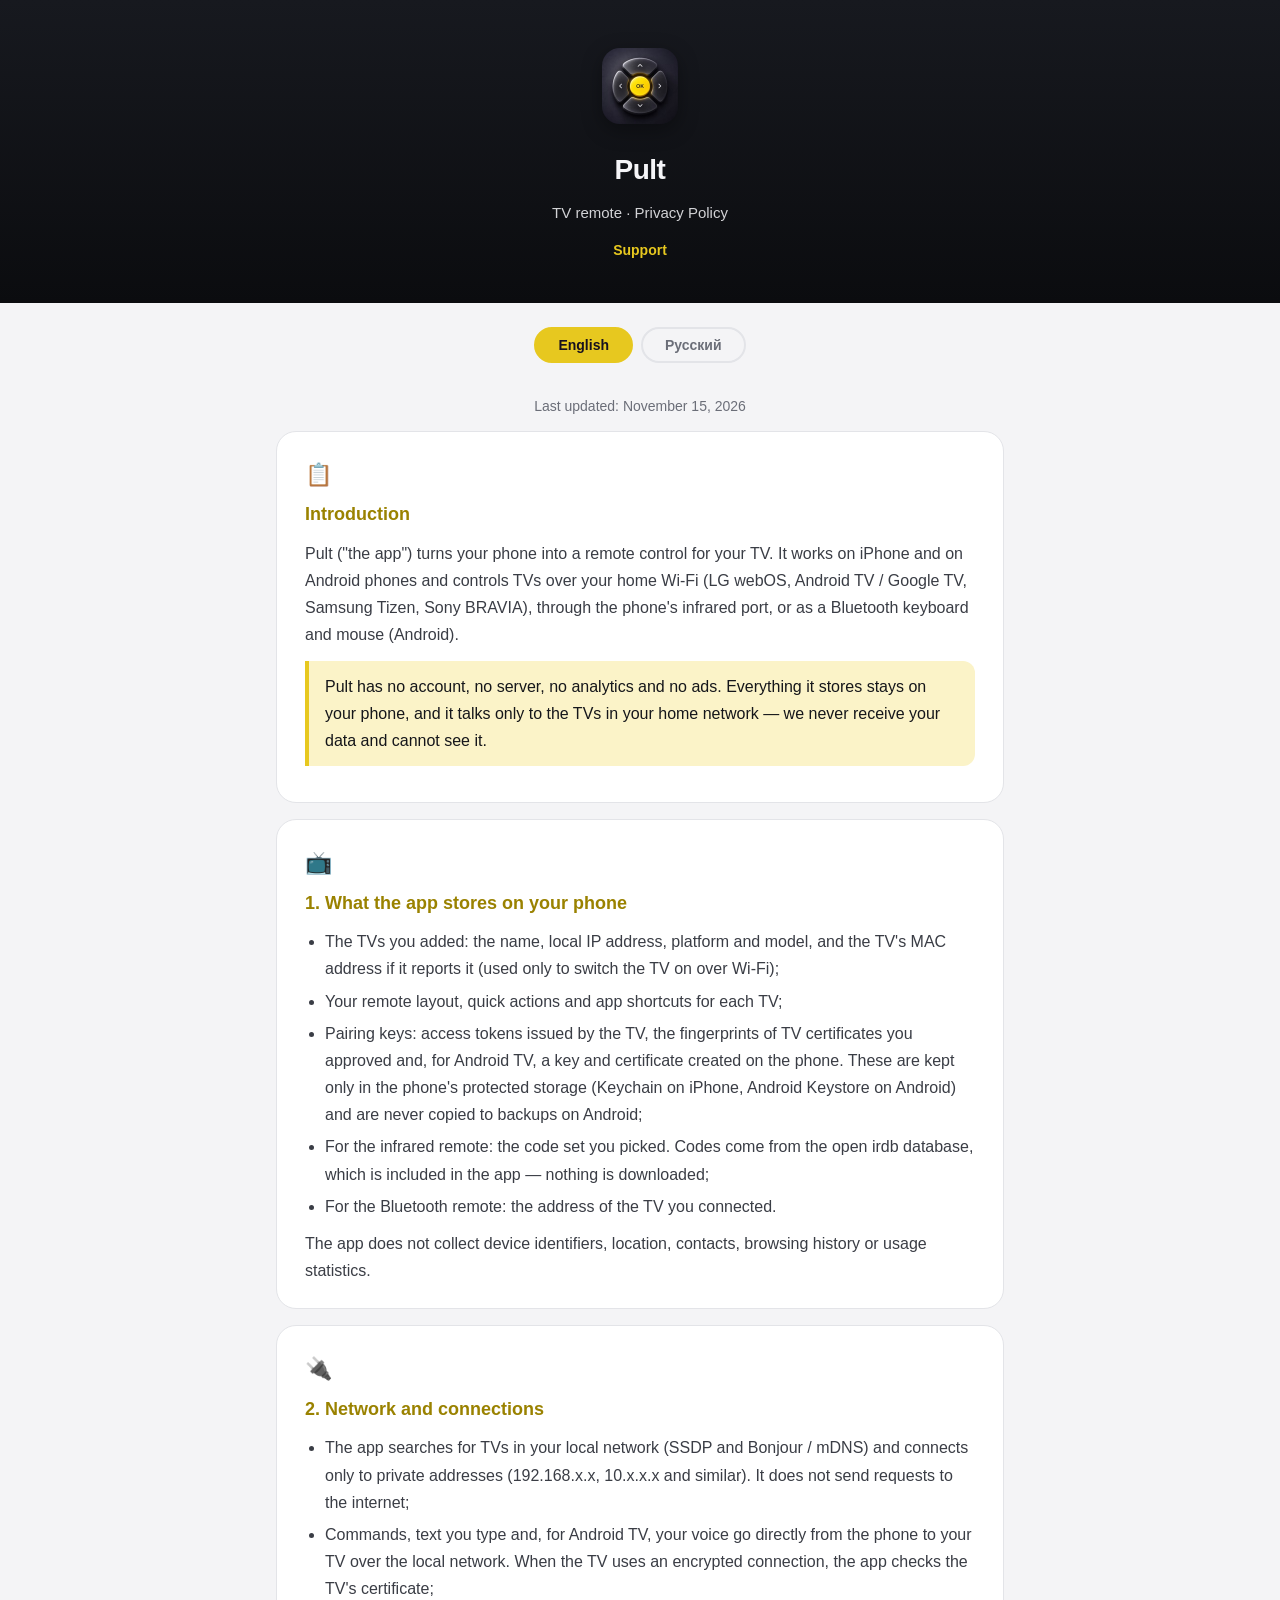
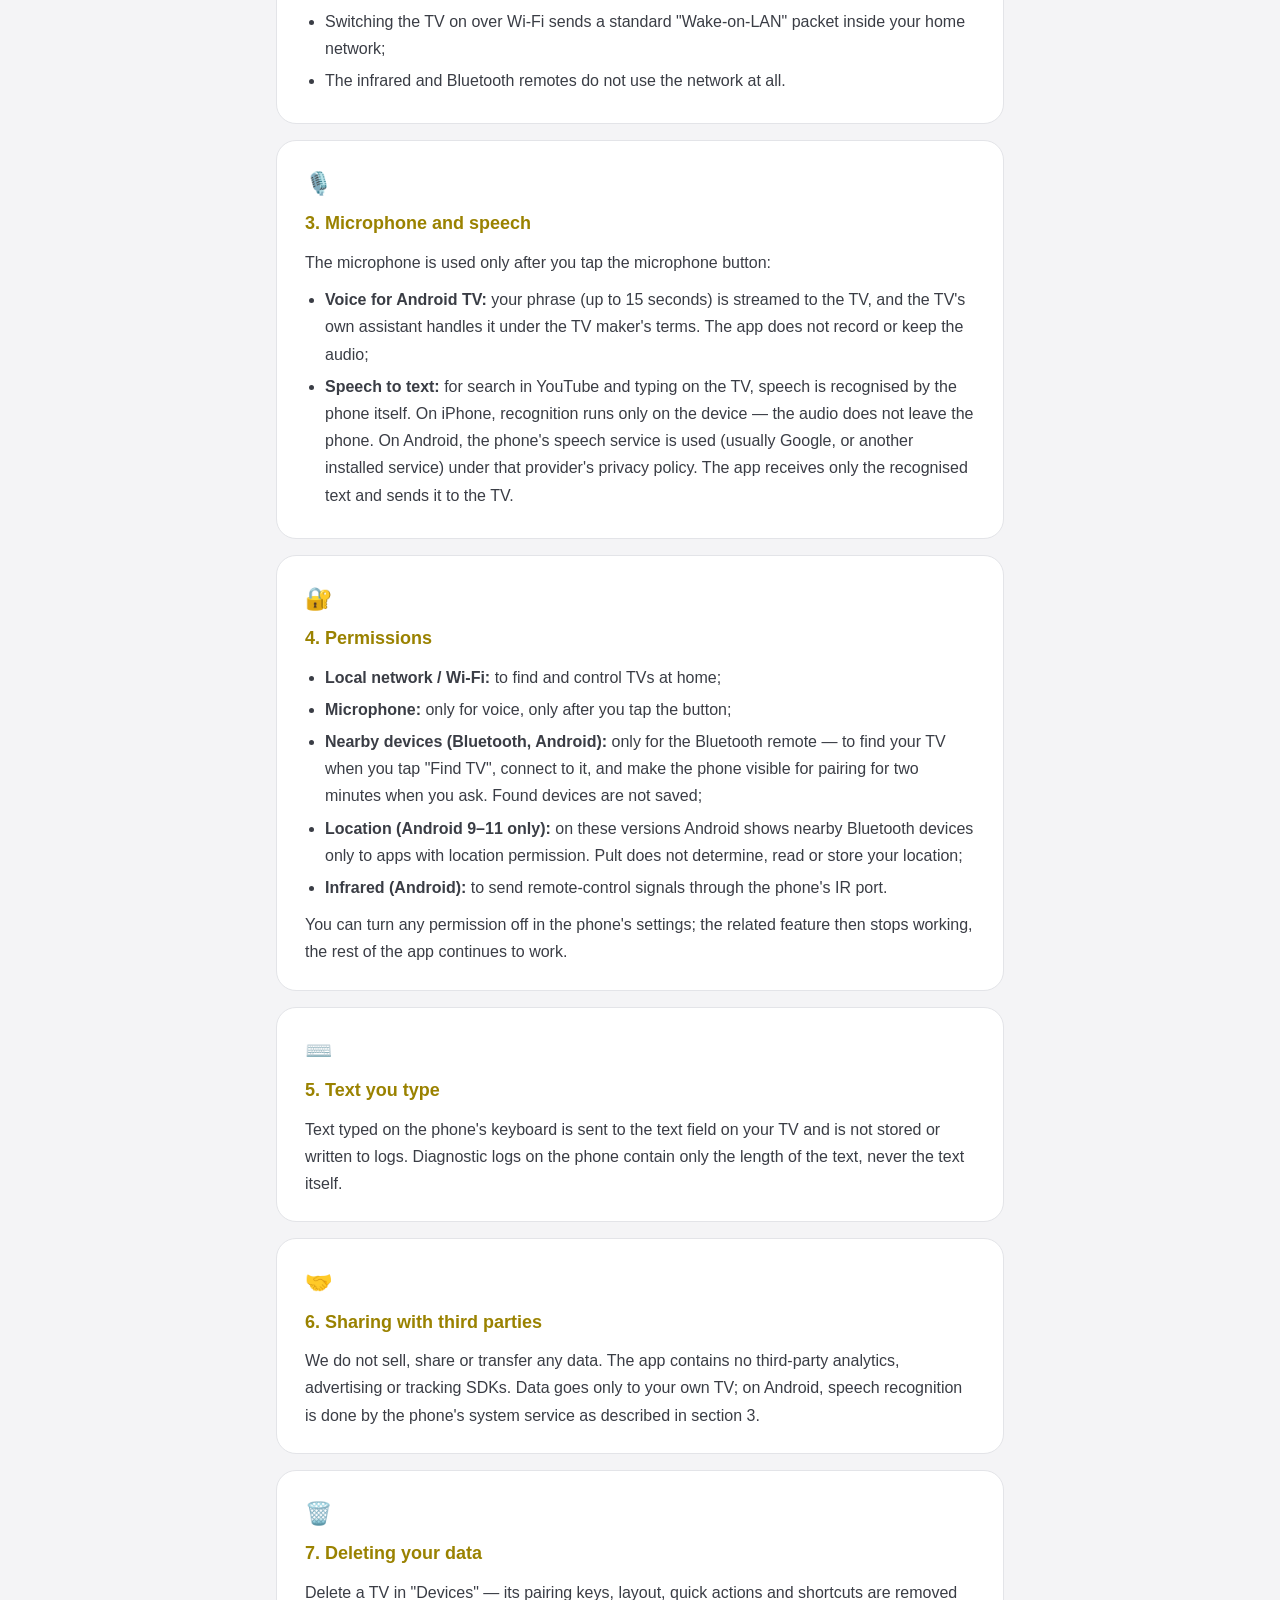
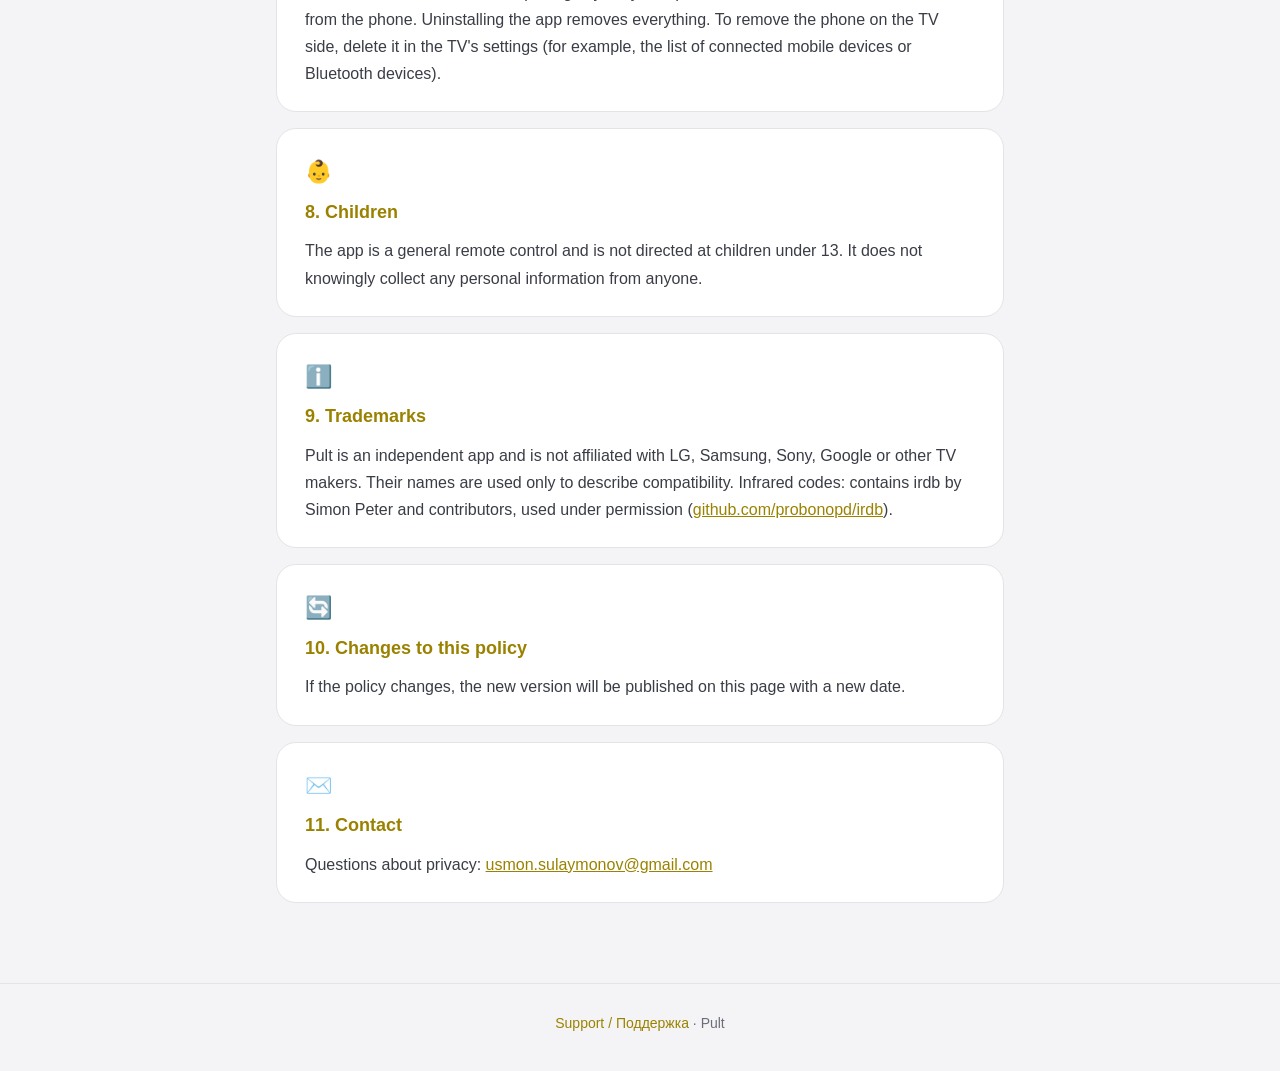
<file: index.html>
<!DOCTYPE html>
<html lang="en">
<head>
  <meta charset="UTF-8" />
  <meta name="viewport" content="width=device-width, initial-scale=1.0" />
  <title>Privacy Policy — Pult</title>
  <meta name="description" content="Privacy Policy for Pult — TV remote control for iPhone and Android." />
  <link rel="icon" href="icon.svg" type="image/svg+xml" />
  <link rel="stylesheet" href="style.css" />
  <script src="lang.js"></script>
</head>
<body>

<header>
  <img class="logo" src="icon.svg" alt="Pult" />
  <h1>Pult</h1>
  <p data-lang="en">TV remote · Privacy Policy</p>
  <p data-lang="ru">Пульт для телевизора · Политика конфиденциальности</p>
  <nav>
    <a href="support.html" data-lang="en">Support</a>
    <a href="support.html" data-lang="ru">Поддержка</a>
  </nav>
</header>

<div class="lang-tabs">
  <button class="lang-tab" data-set="en" onclick="setLang('en')">English</button>
  <button class="lang-tab" data-set="ru" onclick="setLang('ru')">Русский</button>
</div>

<!-- ══════════════════════════════ ENGLISH ══════════════════════════════ -->
<div class="content" data-lang="en">
  <p class="updated">Last updated: November 15, 2026</p>

  <div class="section">
    <span class="section-icon">📋</span>
    <h2>Introduction</h2>
    <p>Pult ("the app") turns your phone into a remote control for your TV. It works on iPhone and on Android phones and controls
    TVs over your home Wi‑Fi (LG webOS, Android TV / Google TV, Samsung Tizen, Sony BRAVIA), through the phone's infrared port,
    or as a Bluetooth keyboard and mouse (Android).</p>
    <div class="highlight">Pult has no account, no server, no analytics and no ads. Everything it stores stays on your phone,
    and it talks only to the TVs in your home network — we never receive your data and cannot see it.</div>
  </div>

  <div class="section">
    <span class="section-icon">📺</span>
    <h2>1. What the app stores on your phone</h2>
    <ul>
      <li>The TVs you added: the name, local IP address, platform and model, and the TV's MAC address if it reports it (used only to switch the TV on over Wi‑Fi);</li>
      <li>Your remote layout, quick actions and app shortcuts for each TV;</li>
      <li>Pairing keys: access tokens issued by the TV, the fingerprints of TV certificates you approved and, for Android TV, a key and certificate created on the phone.
        These are kept only in the phone's protected storage (Keychain on iPhone, Android Keystore on Android) and are never copied to backups on Android;</li>
      <li>For the infrared remote: the code set you picked. Codes come from the open irdb database, which is included in the app — nothing is downloaded;</li>
      <li>For the Bluetooth remote: the address of the TV you connected.</li>
    </ul>
    <p>The app does not collect device identifiers, location, contacts, browsing history or usage statistics.</p>
  </div>

  <div class="section">
    <span class="section-icon">🔌</span>
    <h2>2. Network and connections</h2>
    <ul>
      <li>The app searches for TVs in your local network (SSDP and Bonjour / mDNS) and connects only to private addresses (192.168.x.x, 10.x.x.x and similar).
        It does not send requests to the internet;</li>
      <li>Commands, text you type and, for Android TV, your voice go directly from the phone to your TV over the local network. When the TV uses an encrypted connection, the app checks the TV's certificate;</li>
      <li>Switching the TV on over Wi‑Fi sends a standard "Wake‑on‑LAN" packet inside your home network;</li>
      <li>The infrared and Bluetooth remotes do not use the network at all.</li>
    </ul>
  </div>

  <div class="section">
    <span class="section-icon">🎙️</span>
    <h2>3. Microphone and speech</h2>
    <p>The microphone is used only after you tap the microphone button:</p>
    <ul>
      <li><b>Voice for Android TV:</b> your phrase (up to 15 seconds) is streamed to the TV, and the TV's own assistant handles it under the TV maker's terms. The app does not record or keep the audio;</li>
      <li><b>Speech to text:</b> for search in YouTube and typing on the TV, speech is recognised by the phone itself. On iPhone, recognition runs only on the device — the audio does not leave the phone.
        On Android, the phone's speech service is used (usually Google, or another installed service) under that provider's privacy policy.
        The app receives only the recognised text and sends it to the TV.</li>
    </ul>
  </div>

  <div class="section">
    <span class="section-icon">🔐</span>
    <h2>4. Permissions</h2>
    <ul>
      <li><b>Local network / Wi‑Fi:</b> to find and control TVs at home;</li>
      <li><b>Microphone:</b> only for voice, only after you tap the button;</li>
      <li><b>Nearby devices (Bluetooth, Android):</b> only for the Bluetooth remote — to find your TV when you tap "Find TV", connect to it, and make the phone visible for pairing for two minutes when you ask. Found devices are not saved;</li>
      <li><b>Location (Android 9–11 only):</b> on these versions Android shows nearby Bluetooth devices only to apps with location permission. Pult does not determine, read or store your location;</li>
      <li><b>Infrared (Android):</b> to send remote‑control signals through the phone's IR port.</li>
    </ul>
    <p>You can turn any permission off in the phone's settings; the related feature then stops working, the rest of the app continues to work.</p>
  </div>

  <div class="section">
    <span class="section-icon">⌨️</span>
    <h2>5. Text you type</h2>
    <p>Text typed on the phone's keyboard is sent to the text field on your TV and is not stored or written to logs. Diagnostic logs on the phone contain only the length of the text, never the text itself.</p>
  </div>

  <div class="section">
    <span class="section-icon">🤝</span>
    <h2>6. Sharing with third parties</h2>
    <p>We do not sell, share or transfer any data. The app contains no third‑party analytics, advertising or tracking SDKs. Data goes only to your own TV; on Android, speech recognition is done by the phone's system service as described in section 3.</p>
  </div>

  <div class="section">
    <span class="section-icon">🗑️</span>
    <h2>7. Deleting your data</h2>
    <p>Delete a TV in "Devices" — its pairing keys, layout, quick actions and shortcuts are removed from the phone. Uninstalling the app removes everything. To remove the phone on the TV side, delete it in the TV's settings (for example, the list of connected mobile devices or Bluetooth devices).</p>
  </div>

  <div class="section">
    <span class="section-icon">👶</span>
    <h2>8. Children</h2>
    <p>The app is a general remote control and is not directed at children under 13. It does not knowingly collect any personal information from anyone.</p>
  </div>

  <div class="section">
    <span class="section-icon">ℹ️</span>
    <h2>9. Trademarks</h2>
    <p>Pult is an independent app and is not affiliated with LG, Samsung, Sony, Google or other TV makers. Their names are used only to describe compatibility.
    Infrared codes: contains irdb by Simon Peter and contributors, used under permission (<a href="https://github.com/probonopd/irdb">github.com/probonopd/irdb</a>).</p>
  </div>

  <div class="section">
    <span class="section-icon">🔄</span>
    <h2>10. Changes to this policy</h2>
    <p>If the policy changes, the new version will be published on this page with a new date.</p>
  </div>

  <div class="section">
    <span class="section-icon">✉️</span>
    <h2>11. Contact</h2>
    <p>Questions about privacy: <a href="mailto:usmon.sulaymonov@gmail.com">usmon.sulaymonov@gmail.com</a></p>
  </div>
</div>

<!-- ══════════════════════════════ РУССКИЙ ══════════════════════════════ -->
<div class="content" data-lang="ru">
  <p class="updated">Последнее обновление: 15 ноября 2026 г.</p>

  <div class="section">
    <span class="section-icon">📋</span>
    <h2>Введение</h2>
    <p>Pult («приложение») превращает телефон в пульт для телевизора. Оно работает на iPhone и на телефонах Android и управляет
    телевизором через домашний Wi‑Fi (LG webOS, Android TV / Google TV, Samsung Tizen, Sony BRAVIA), через ИК-порт телефона
    или как Bluetooth-клавиатура и мышь (Android).</p>
    <div class="highlight">У Pult нет аккаунта, сервера, аналитики и рекламы. Всё, что приложение хранит, остаётся на телефоне,
    а связывается оно только с телевизорами в вашей домашней сети — мы не получаем ваши данные и не можем их увидеть.</div>
  </div>

  <div class="section">
    <span class="section-icon">📺</span>
    <h2>1. Что хранится на телефоне</h2>
    <ul>
      <li>Добавленные телевизоры: название, локальный IP-адрес, платформа и модель, а также MAC-адрес, если ТВ его сообщает (только чтобы включать ТВ по Wi‑Fi);</li>
      <li>Ваша раскладка пульта, быстрые действия и ярлыки приложений — для каждого ТВ;</li>
      <li>Ключи сопряжения: токены доступа, выданные телевизором, отпечатки одобренных вами сертификатов ТВ и для Android TV — ключ и сертификат, созданные на телефоне.
        Они хранятся только в защищённом хранилище телефона (Keychain на iPhone, Android Keystore на Android) и на Android не попадают в резервные копии;</li>
      <li>Для ИК-пульта — выбранный набор кодов. Коды из открытой базы irdb встроены в приложение, ничего не скачивается;</li>
      <li>Для Bluetooth-пульта — адрес подключённого телевизора.</li>
    </ul>
    <p>Приложение не собирает идентификаторы устройства, местоположение, контакты, историю браузера и статистику использования.</p>
  </div>

  <div class="section">
    <span class="section-icon">🔌</span>
    <h2>2. Сеть и подключения</h2>
    <ul>
      <li>Приложение ищет телевизоры в локальной сети (SSDP и Bonjour / mDNS) и подключается только к частным адресам (192.168.x.x, 10.x.x.x и подобным).
        Запросов в интернет оно не отправляет;</li>
      <li>Команды, набранный текст и для Android TV ваш голос идут с телефона прямо на телевизор по локальной сети. Если ТВ использует шифрованное соединение, приложение проверяет его сертификат;</li>
      <li>Включение ТВ по Wi‑Fi — это стандартный пакет Wake-on-LAN внутри вашей домашней сети;</li>
      <li>ИК- и Bluetooth-пульт сеть не используют вовсе.</li>
    </ul>
  </div>

  <div class="section">
    <span class="section-icon">🎙️</span>
    <h2>3. Микрофон и речь</h2>
    <p>Микрофон включается только после нажатия кнопки микрофона:</p>
    <ul>
      <li><b>Голос для Android TV:</b> фраза (до 15 секунд) передаётся на телевизор, и её обрабатывает ассистент самого ТВ по правилам производителя. Приложение не записывает и не хранит звук;</li>
      <li><b>Речь в текст:</b> для поиска в YouTube и ввода текста на ТВ речь распознаёт сам телефон. На iPhone распознавание идёт только на устройстве — звук не покидает телефон.
        На Android используется служба распознавания речи телефона (обычно Google или другая установленная) по её политике конфиденциальности.
        Приложение получает только распознанный текст и отправляет его на телевизор.</li>
    </ul>
  </div>

  <div class="section">
    <span class="section-icon">🔐</span>
    <h2>4. Разрешения</h2>
    <ul>
      <li><b>Локальная сеть / Wi‑Fi:</b> найти телевизоры дома и управлять ими;</li>
      <li><b>Микрофон:</b> только для голоса и только после нажатия кнопки;</li>
      <li><b>Устройства поблизости (Bluetooth, Android):</b> только для Bluetooth-пульта — найти телевизор по кнопке «Найти телевизор», подключиться к нему и по вашей просьбе сделать телефон видимым для сопряжения на 2 минуты. Найденные устройства не сохраняются;</li>
      <li><b>Местоположение (только Android 9–11):</b> на этих версиях Android показывает приложениям Bluetooth-устройства рядом только с этим разрешением. Pult не определяет, не читает и не хранит ваше местоположение;</li>
      <li><b>ИК-порт (Android):</b> отправлять сигналы пульта через ИК-порт телефона.</li>
    </ul>
    <p>Любое разрешение можно выключить в настройках телефона: перестанет работать только связанная с ним функция.</p>
  </div>

  <div class="section">
    <span class="section-icon">⌨️</span>
    <h2>5. Набранный текст</h2>
    <p>Текст с клавиатуры телефона уходит в поле ввода на телевизоре и не сохраняется и не пишется в журналы. В диагностическом журнале телефона — только длина текста, но не сам текст.</p>
  </div>

  <div class="section">
    <span class="section-icon">🤝</span>
    <h2>6. Передача третьим лицам</h2>
    <p>Мы не продаём и не передаём никакие данные. В приложении нет сторонних SDK аналитики, рекламы и отслеживания. Данные уходят только на ваш телевизор; на Android распознавание речи выполняет системная служба телефона, как описано в разделе 3.</p>
  </div>

  <div class="section">
    <span class="section-icon">🗑️</span>
    <h2>7. Удаление данных</h2>
    <p>Удалите телевизор в разделе «Устройства» — с телефона удалятся его ключи сопряжения, раскладка, быстрые действия и ярлыки. Удаление приложения стирает всё. Чтобы убрать телефон на стороне ТВ, удалите его в настройках телевизора (например, в списке подключённых мобильных устройств или устройств Bluetooth).</p>
  </div>

  <div class="section">
    <span class="section-icon">👶</span>
    <h2>8. Дети</h2>
    <p>Приложение — обычный пульт и не предназначено для детей младше 13 лет. Оно сознательно не собирает ни у кого личные данные.</p>
  </div>

  <div class="section">
    <span class="section-icon">ℹ️</span>
    <h2>9. Товарные знаки</h2>
    <p>Pult — независимое приложение, не связанное с LG, Samsung, Sony, Google и другими производителями телевизоров. Их названия используются только для описания совместимости.
    ИК-коды: Contains irdb by Simon Peter and contributors, used under permission (<a href="https://github.com/probonopd/irdb">github.com/probonopd/irdb</a>).</p>
  </div>

  <div class="section">
    <span class="section-icon">🔄</span>
    <h2>10. Изменения политики</h2>
    <p>Если политика изменится, новая версия появится на этой странице с новой датой.</p>
  </div>

  <div class="section">
    <span class="section-icon">✉️</span>
    <h2>11. Контакты</h2>
    <p>Вопросы о конфиденциальности: <a href="mailto:usmon.sulaymonov@gmail.com">usmon.sulaymonov@gmail.com</a></p>
  </div>
</div>

<footer>
  <a href="support.html">Support / Поддержка</a> · Pult
</footer>

</body>
</html>
</file>
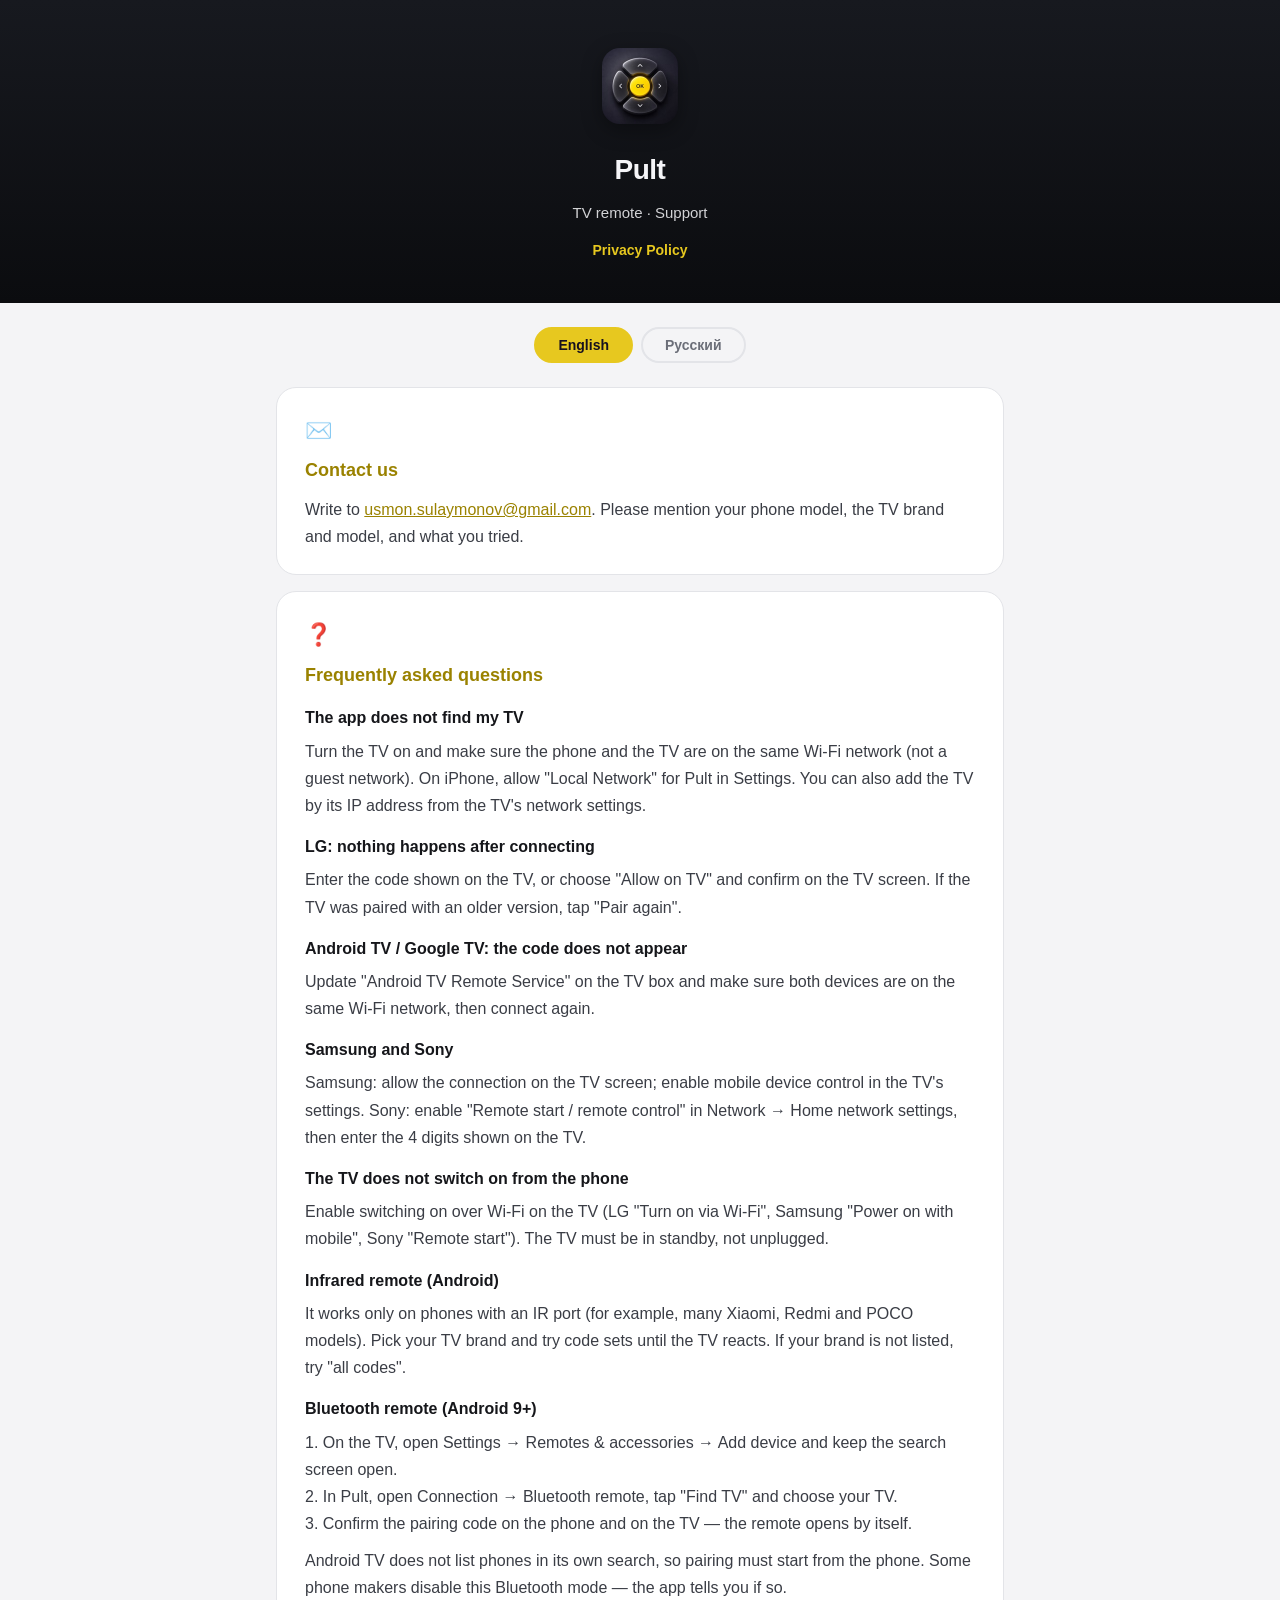
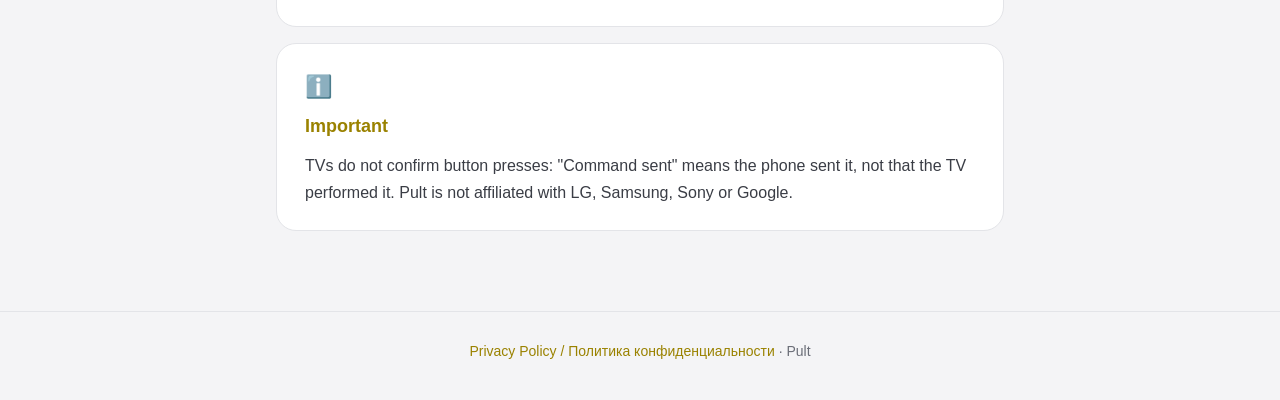
<file: support.html>
<!DOCTYPE html>
<html lang="en">
<head>
  <meta charset="UTF-8" />
  <meta name="viewport" content="width=device-width, initial-scale=1.0" />
  <title>Support — Pult</title>
  <meta name="description" content="Support for Pult — TV remote control for iPhone and Android." />
  <link rel="icon" href="icon.svg" type="image/svg+xml" />
  <link rel="stylesheet" href="style.css" />
  <script src="lang.js"></script>
</head>
<body>

<header>
  <img class="logo" src="icon.svg" alt="Pult" />
  <h1>Pult</h1>
  <p data-lang="en">TV remote · Support</p>
  <p data-lang="ru">Пульт для телевизора · Поддержка</p>
  <nav>
    <a href="index.html" data-lang="en">Privacy Policy</a>
    <a href="index.html" data-lang="ru">Политика конфиденциальности</a>
  </nav>
</header>

<div class="lang-tabs">
  <button class="lang-tab" data-set="en" onclick="setLang('en')">English</button>
  <button class="lang-tab" data-set="ru" onclick="setLang('ru')">Русский</button>
</div>

<div class="content" data-lang="en">
  <div class="section">
    <span class="section-icon">✉️</span>
    <h2>Contact us</h2>
    <p>Write to <a href="mailto:usmon.sulaymonov@gmail.com?subject=Pult">usmon.sulaymonov@gmail.com</a>. Please mention your phone model, the TV brand and model, and what you tried.</p>
  </div>

  <div class="section">
    <span class="section-icon">❓</span>
    <h2>Frequently asked questions</h2>
    <h3>The app does not find my TV</h3>
    <p>Turn the TV on and make sure the phone and the TV are on the same Wi‑Fi network (not a guest network). On iPhone, allow "Local Network" for Pult in Settings. You can also add the TV by its IP address from the TV's network settings.</p>
    <h3>LG: nothing happens after connecting</h3>
    <p>Enter the code shown on the TV, or choose "Allow on TV" and confirm on the TV screen. If the TV was paired with an older version, tap "Pair again".</p>
    <h3>Android TV / Google TV: the code does not appear</h3>
    <p>Update "Android TV Remote Service" on the TV box and make sure both devices are on the same Wi‑Fi network, then connect again.</p>
    <h3>Samsung and Sony</h3>
    <p>Samsung: allow the connection on the TV screen; enable mobile device control in the TV's settings. Sony: enable "Remote start / remote control" in Network → Home network settings, then enter the 4 digits shown on the TV.</p>
    <h3>The TV does not switch on from the phone</h3>
    <p>Enable switching on over Wi‑Fi on the TV (LG "Turn on via Wi‑Fi", Samsung "Power on with mobile", Sony "Remote start"). The TV must be in standby, not unplugged.</p>
    <h3>Infrared remote (Android)</h3>
    <p>It works only on phones with an IR port (for example, many Xiaomi, Redmi and POCO models). Pick your TV brand and try code sets until the TV reacts. If your brand is not listed, try "all codes".</p>
    <h3>Bluetooth remote (Android 9+)</h3>
    <p>1. On the TV, open Settings → Remotes &amp; accessories → Add device and keep the search screen open.<br>
    2. In Pult, open Connection → Bluetooth remote, tap "Find TV" and choose your TV.<br>
    3. Confirm the pairing code on the phone and on the TV — the remote opens by itself.</p>
    <p>Android TV does not list phones in its own search, so pairing must start from the phone. Some phone makers disable this Bluetooth mode — the app tells you if so.</p>
  </div>

  <div class="section">
    <span class="section-icon">ℹ️</span>
    <h2>Important</h2>
    <p>TVs do not confirm button presses: "Command sent" means the phone sent it, not that the TV performed it. Pult is not affiliated with LG, Samsung, Sony or Google.</p>
  </div>
</div>

<div class="content" data-lang="ru">
  <div class="section">
    <span class="section-icon">✉️</span>
    <h2>Связаться с нами</h2>
    <p>Пишите на <a href="mailto:usmon.sulaymonov@gmail.com?subject=Pult">usmon.sulaymonov@gmail.com</a>. Укажите модель телефона, марку и модель телевизора и что вы уже пробовали.</p>
  </div>

  <div class="section">
    <span class="section-icon">❓</span>
    <h2>Частые вопросы</h2>
    <h3>Приложение не находит телевизор</h3>
    <p>Включите ТВ и проверьте, что телефон и телевизор в одной Wi‑Fi сети (не гостевой). На iPhone разрешите Pult «Локальную сеть» в Настройках. Телевизор можно добавить и по IP-адресу из его сетевых настроек.</p>
    <h3>LG: после подключения ничего не происходит</h3>
    <p>Введите код с экрана ТВ или выберите «Разрешение на ТВ» и подтвердите запрос на экране телевизора. Если ТВ был сопряжён со старой версией, нажмите «Сопрячь заново».</p>
    <h3>Android TV / Google TV: код не появляется</h3>
    <p>Обновите на приставке службу «Android TV Remote Service», проверьте общую Wi‑Fi сеть и подключитесь снова.</p>
    <h3>Samsung и Sony</h3>
    <p>Samsung: разрешите подключение на экране ТВ и включите управление с мобильных устройств в настройках. Sony: включите «Удалённое управление» в разделе Сеть → Настройки домашней сети и введите 4 цифры с экрана ТВ.</p>
    <h3>Телевизор не включается с телефона</h3>
    <p>Включите на ТВ включение по Wi‑Fi (LG «Включать через Wi‑Fi», Samsung «Включение с мобильного устройства», Sony «Удалённый запуск»). ТВ должен быть в режиме ожидания, а не выключен из розетки.</p>
    <h3>ИК-пульт (Android)</h3>
    <p>Работает только на телефонах с ИК-портом (например, многие Xiaomi, Redmi и POCO). Выберите марку ТВ и пробуйте наборы кодов, пока телевизор не отреагирует. Если марки нет в списке — «перебрать все».</p>
    <h3>Bluetooth-пульт (Android 9+)</h3>
    <p>1. На телевизоре откройте Настройки → Пульты и аксессуары → Добавить устройство и оставьте экран поиска открытым.<br>
    2. В Pult откройте «Подключение» → «Bluetooth-пульт», нажмите «Найти телевизор» и выберите ТВ.<br>
    3. Подтвердите код сопряжения на телефоне и на ТВ — пульт откроется сам.</p>
    <p>Android TV не показывает телефоны в своём поиске, поэтому сопряжение начинается с телефона. Некоторые производители телефонов отключают этот режим Bluetooth — приложение об этом скажет.</p>
  </div>

  <div class="section">
    <span class="section-icon">ℹ️</span>
    <h2>Важно</h2>
    <p>Телевизоры не подтверждают нажатия: «Команда отправлена» значит, что телефон её отправил, а не что ТВ её выполнил. Pult не связан с LG, Samsung, Sony и Google.</p>
  </div>
</div>

<footer>
  <a href="index.html">Privacy Policy / Политика конфиденциальности</a> · Pult
</footer>

</body>
</html>
</file>
<file: style.css>
*, *::before, *::after { box-sizing: border-box; margin: 0; padding: 0; }

/* Цвета пульта (Figma, страница 07). Светлая тема — для читателей со светлой системой. */
:root {
  --accent:    #9A8200;
  --accent-bg: #FBF3C8;
  --gold:      #E7C81F;
  --text:      #15161A;
  --body:      #3A3D45;
  --muted:     #6B6E78;
  --border:    #E3E4E8;
  --bg:        #F4F4F6;
  --section:   #FFFFFF;
}
@media (prefers-color-scheme: dark) {
  :root {
    --accent:    #E7C81F;
    --accent-bg: #252119;
    --text:      #F5F5F8;
    --body:      #D3D4DA;
    --muted:     #A7A9B3;
    --border:    #363940;
    --bg:        #0B0C0F;
    --section:   #17191F;
  }
}

body {
  font-family: -apple-system, BlinkMacSystemFont, "Segoe UI", Roboto, Helvetica, Arial, sans-serif;
  background: var(--bg);
  color: var(--text);
  line-height: 1.7;
  font-size: 16px;
}

header {
  background: linear-gradient(180deg, #17191F 0%, #0B0C0F 100%);
  padding: 48px 24px 40px;
  text-align: center;
  color: #F5F5F8;
}
.logo { width: 76px; height: 76px; border-radius: 18px; margin-bottom: 14px; box-shadow: 0 6px 20px rgba(0,0,0,.35); }
header h1 { font-size: 28px; font-weight: 700; letter-spacing: -0.5px; }
header p  { font-size: 15px; opacity: 0.85; margin-top: 6px; }
header nav { margin-top: 14px; font-size: 14px; }
header nav a { color: var(--gold); text-decoration: none; font-weight: 600; }
header nav a:hover { text-decoration: underline; }

.lang-tabs { display: flex; flex-wrap: wrap; justify-content: center; gap: 8px; padding: 24px 16px 0; max-width: 760px; margin: 0 auto; }
.lang-tab {
  padding: 8px 22px; border-radius: 99px; border: 2px solid var(--border); background: transparent;
  color: var(--muted); font-size: 14px; font-weight: 600; cursor: pointer; transition: all .2s;
}
.lang-tab.active { background: var(--gold); border-color: var(--gold); color: #17111F; }

.content { max-width: 760px; margin: 0 auto; padding: 24px 16px 64px; }
[data-lang] { display: none; }
[data-lang].shown { display: block; }

.section { background: var(--section); border: 1px solid var(--border); border-radius: 20px; padding: 24px 28px; margin-bottom: 16px; }
.section-icon { font-size: 22px; margin-bottom: 6px; display: block; }
.section h2 { font-size: 18px; font-weight: 700; color: var(--accent); margin-bottom: 10px; }
.section h3 { font-size: 16px; font-weight: 700; margin: 14px 0 6px; color: var(--text); }
.section p  { color: var(--body); margin-bottom: 10px; }
.section p:last-child { margin-bottom: 0; }
.section ul { padding-left: 20px; color: var(--body); margin-bottom: 10px; }
.section ul:last-child { margin-bottom: 0; }
.section ul li { margin-bottom: 5px; }
.section a { color: var(--accent); }

.highlight {
  background: var(--accent-bg); border-left: 4px solid var(--gold); border-radius: 0 12px 12px 0;
  padding: 12px 16px; margin: 12px 0; color: var(--text); font-weight: 500;
}
.updated { text-align: center; color: var(--muted); font-size: 14px; padding: 8px 0 12px; }

footer { text-align: center; padding: 28px 16px 36px; border-top: 1px solid var(--border); color: var(--muted); font-size: 14px; }
footer a { color: var(--accent); text-decoration: none; }
footer a:hover { text-decoration: underline; }

@media (max-width: 600px) {
  header { padding: 36px 16px 30px; }
  header h1 { font-size: 23px; }
  .section { padding: 18px; }
}
</file>
